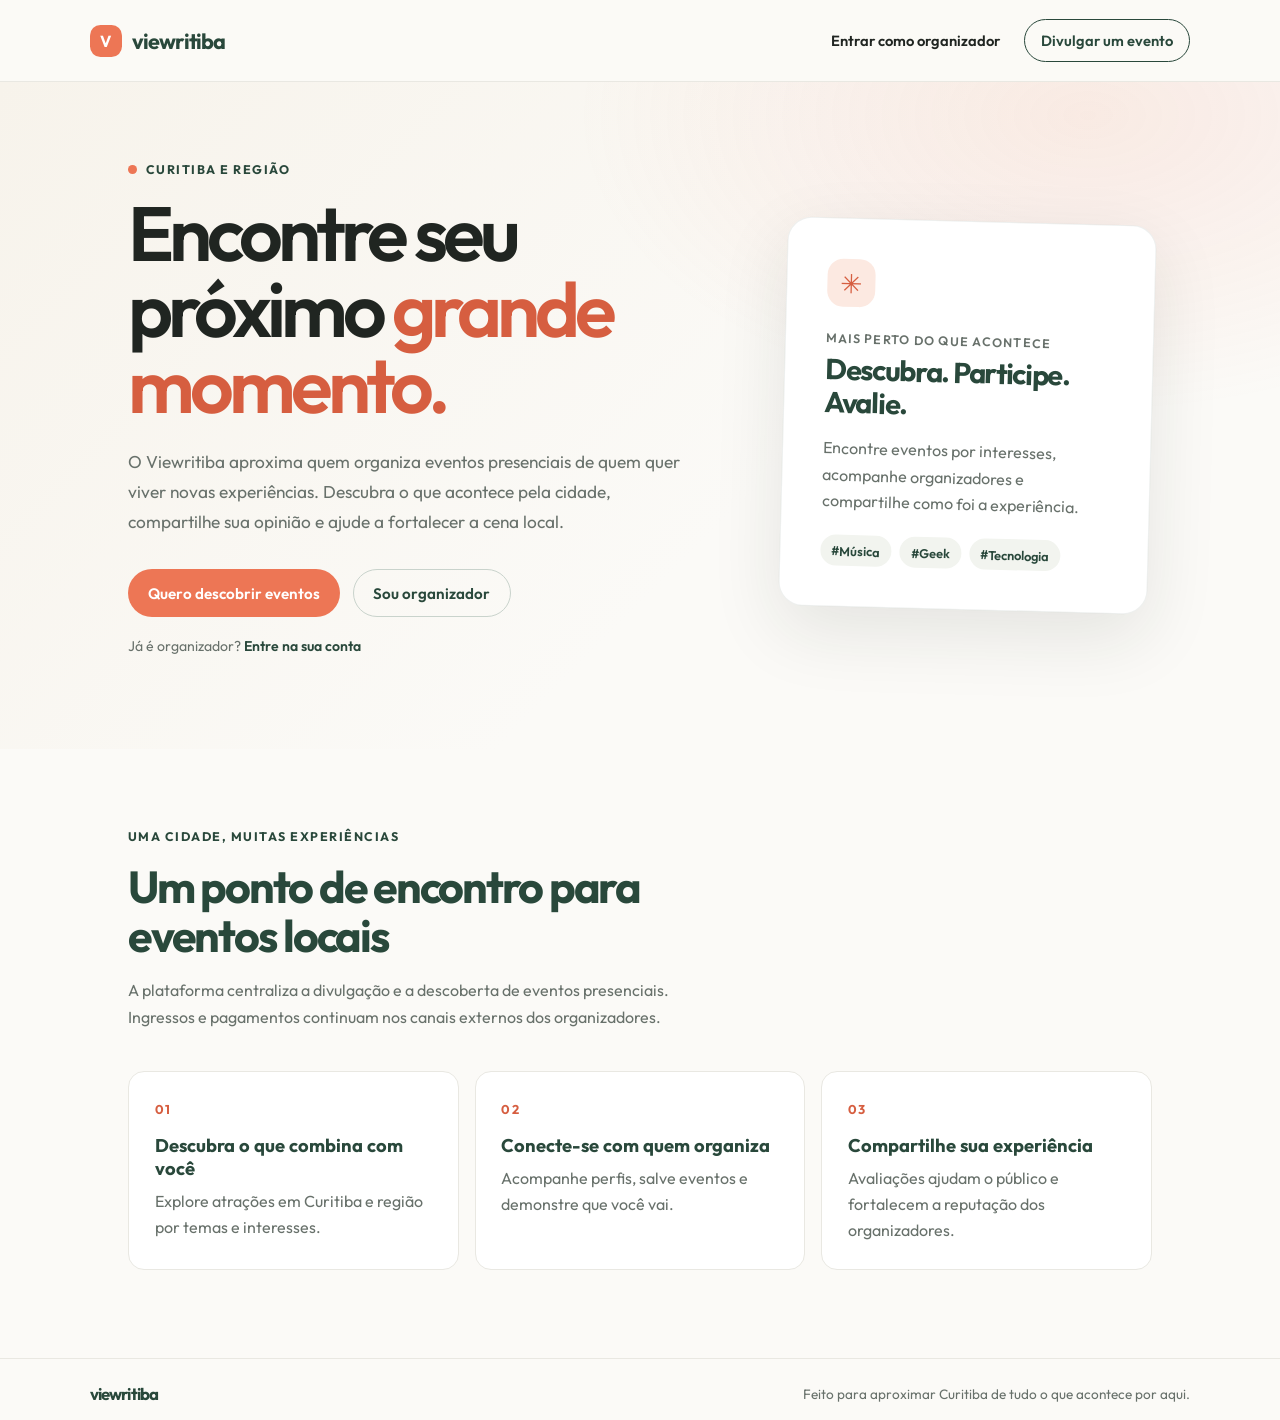
<file: index.html>
<!DOCTYPE html>
<html lang="pt-BR">

<head>
    <meta charset="UTF-8">
    <meta name="viewport" content="width=device-width, initial-scale=1.0">
    <meta http-equiv="refresh" content="0; url=crud_organizador/home/MainMenu.html?v=2">
    <title>Viewritiba</title>
</head>

<body>
    <p>Redirecionando para o <a href="crud_organizador/home/MainMenu.html?v=2">Viewritiba</a>...</p>
</body>

</html>
</file>
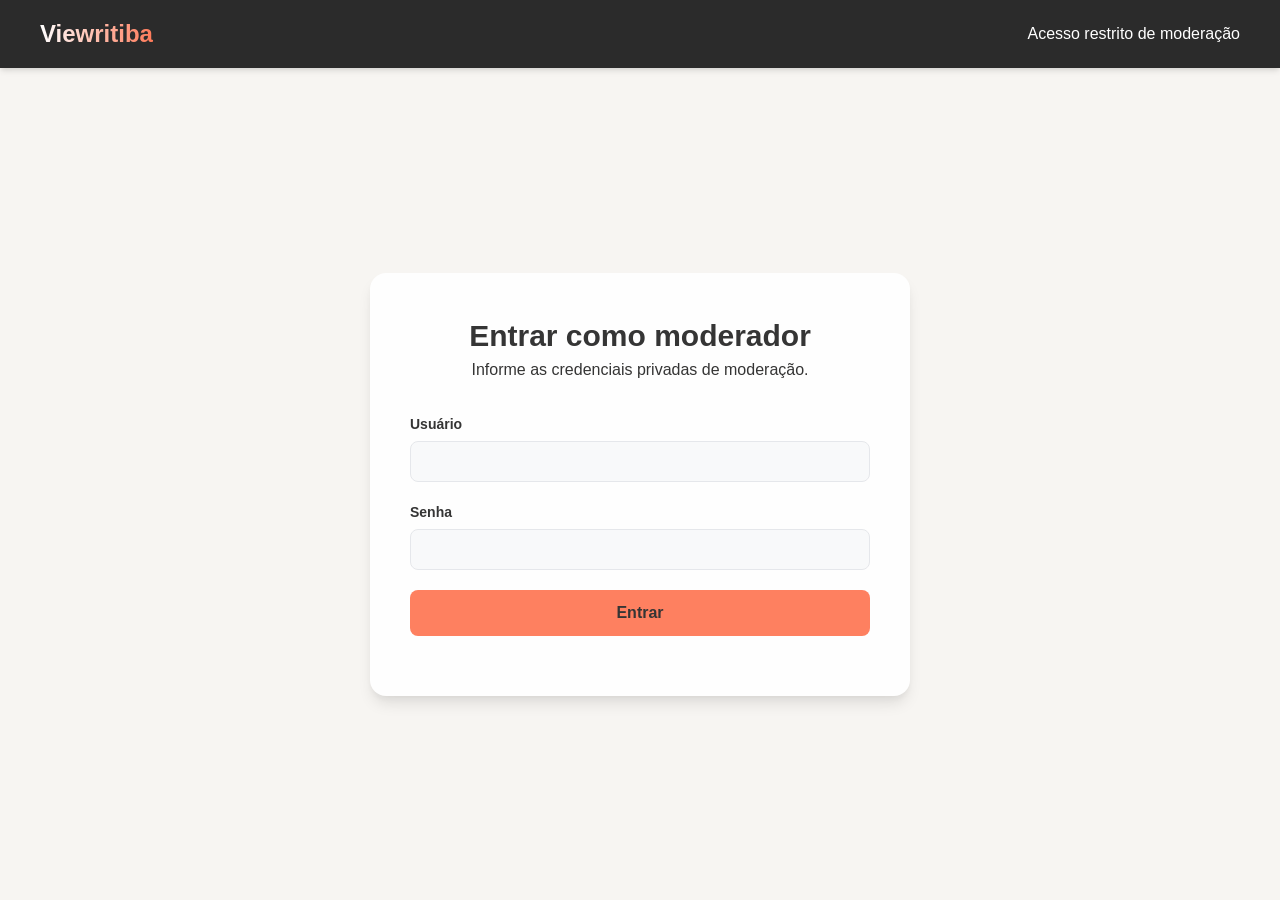
<file: crud_admin/login.html>
<!DOCTYPE html>
<html lang="pt-BR">
<head>
    <meta charset="UTF-8">
    <meta name="viewport" content="width=device-width, initial-scale=1.0">
    <title>Acesso do moderador | Viewritiba</title>
    <link rel="stylesheet" href="../css/style.css">
</head>
<body>
    <header class="page-header">
        <div class="header-content">
            <h1>Viewritiba</h1>
            <p>Acesso restrito de moderação</p>
        </div>
    </header>
    <main class="page-main">
        <section class="form-container">
            <div class="form-header">
                <h2>Entrar como moderador</h2>
                <p>Informe as credenciais privadas de moderação.</p>
            </div>
            <form id="formLoginModerador" class="modern-form">
                <div class="input-group">
                    <label for="usuario">Usuário</label>
                    <input type="text" id="usuario" name="usuario" autocomplete="username" required>
                </div>
                <div class="input-group">
                    <label for="senha">Senha</label>
                    <input type="password" id="senha" name="senha" autocomplete="current-password" required>
                </div>
                <button type="submit" class="btn-primary">Entrar</button>
                <p id="mensagem" class="admin-message" role="status" aria-live="polite"></p>
            </form>
        </section>
    </main>
    <script src="js/moderador_login.js?v=1" defer></script>
</body>
</html>
</file>
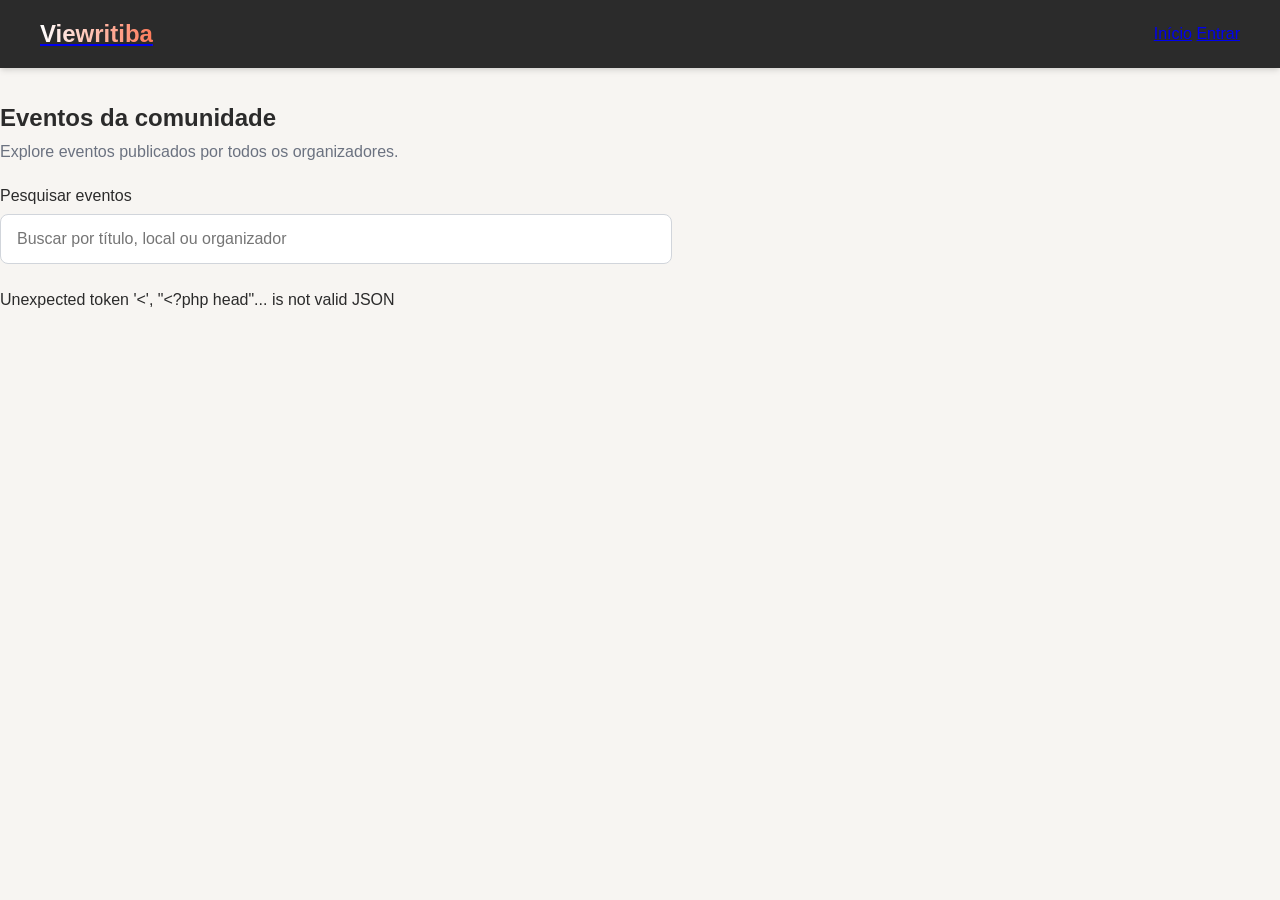
<file: crud_evento/home/catalogo.html>
<!DOCTYPE html>
<html lang="pt-BR">
<head>
    <meta charset="UTF-8">
    <meta name="viewport" content="width=device-width, initial-scale=1.0">
    <title>Eventos | Viewritiba</title>
    <link rel="stylesheet" href="../../css/style.css">
    <link rel="stylesheet" href="catalogo.css">
</head>
<body>
    <header class="page-header">
        <div class="header-content">
            <a href="../../crud_organizador/home/MainMenu.html" class="brand-link">
                <h1>Viewritiba</h1>
            </a>
            <nav class="header-nav" aria-label="Navegação principal">
                <a href="../../crud_organizador/home/MainMenu.html" class="nav-link">Início</a>
                <a href="../../crud_participante/login/login.html" class="nav-link">Entrar</a>
            </nav>
        </div>
    </header>
    <main class="container catalog-main">
        <section class="catalog-heading">
            <h2>Eventos da comunidade</h2>
            <p>Explore eventos publicados por todos os organizadores.</p>
            <div class="catalog-search">
                <label for="pesquisa-eventos">Pesquisar eventos</label>
                <input type="search" id="pesquisa-eventos" placeholder="Buscar por título, local ou organizador">
            </div>
        </section>
        <p id="mensagem-catalogo" role="status" aria-live="polite"></p>
        <section id="lista-eventos" class="public-events" aria-label="Eventos disponíveis"></section>
    </main>
    <script src="../js/catalogo.js" defer></script>
</body>
</html>
</file>
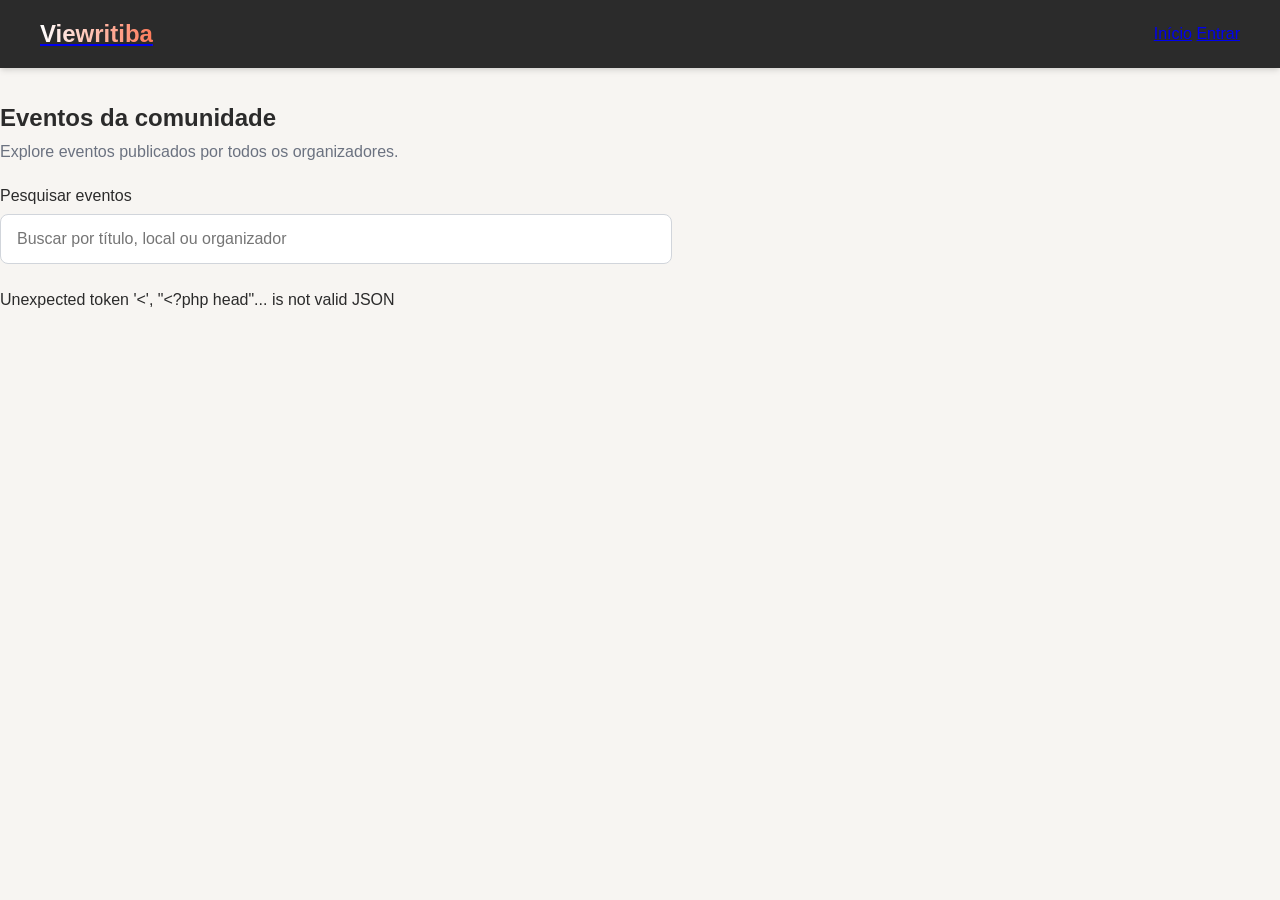
<file: crud_evento/home/eventos.html>
<!DOCTYPE html>
<html lang="pt-BR">
<head>
    <meta charset="UTF-8">
    <meta name="viewport" content="width=device-width, initial-scale=1.0">
    <meta http-equiv="refresh" content="0; url=catalogo.html">
    <title>Eventos | Viewritiba</title>
</head>
<body>
    <p>Redirecionando para o <a href="catalogo.html">catálogo público de eventos</a>...</p>
</body>
</html>
</file>
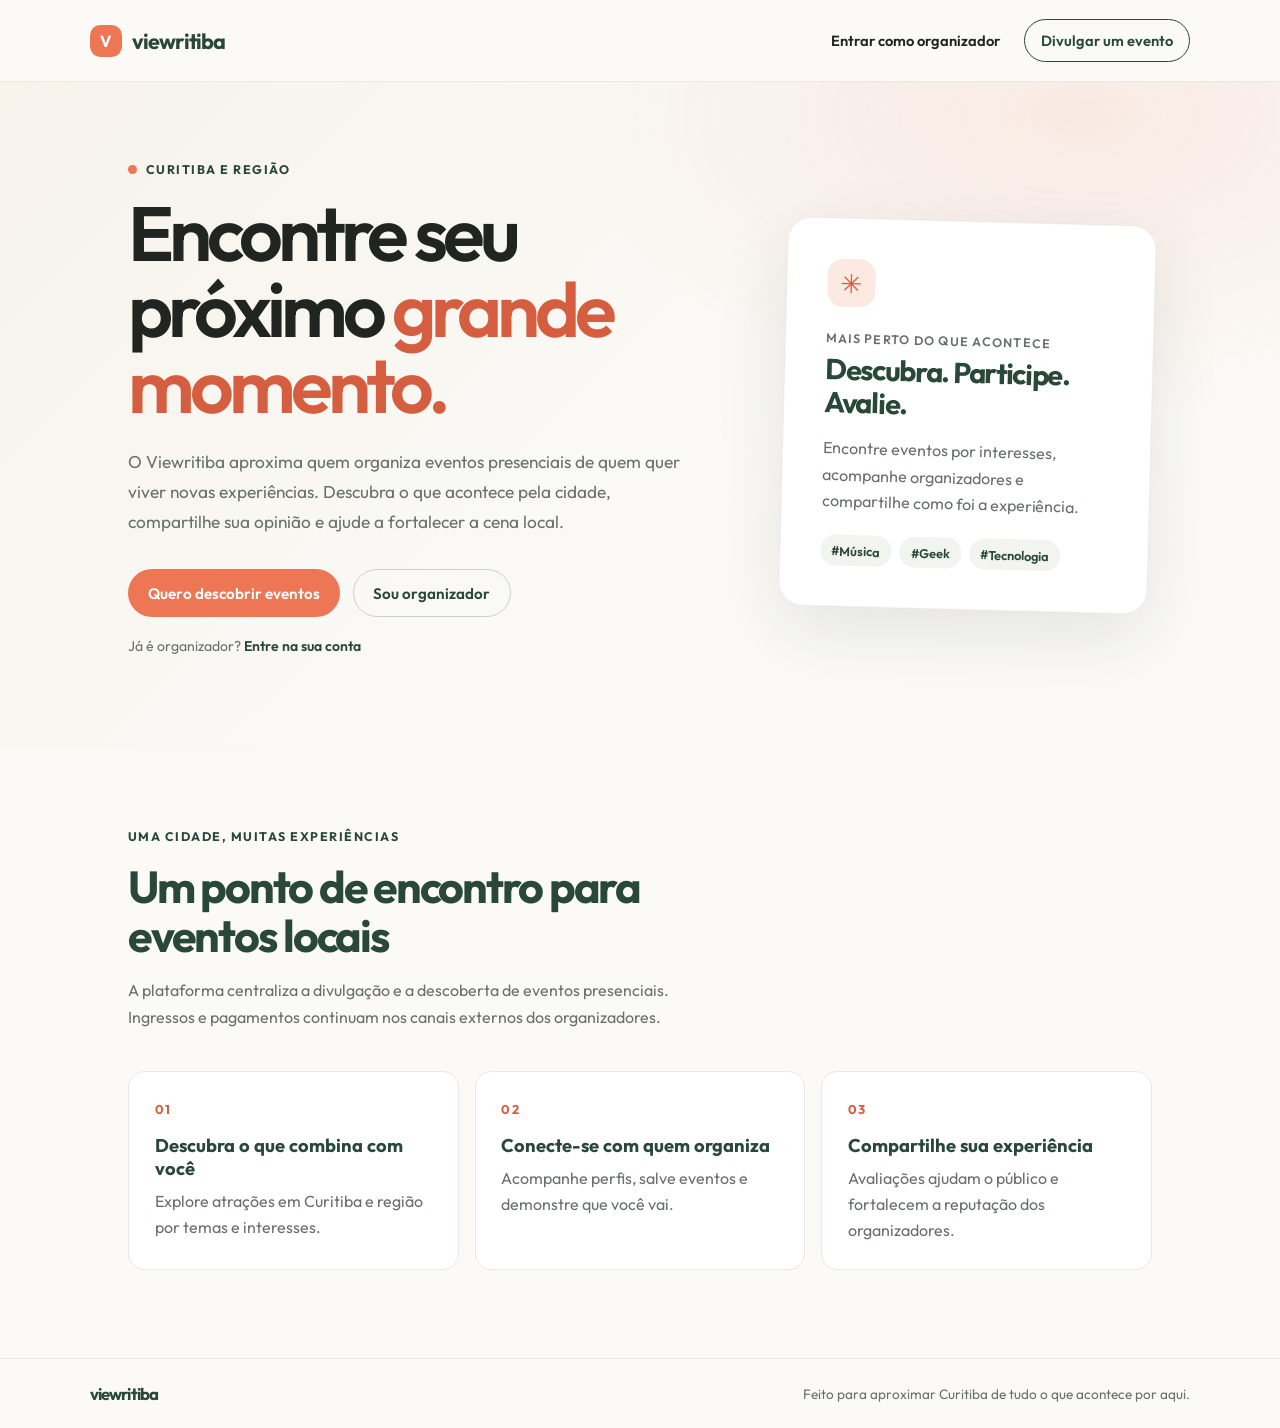
<file: crud_organizador/home/MainMenu.html>
<!DOCTYPE html>
<html lang="pt-BR">

<head>
    <meta charset="UTF-8">
    <meta name="viewport" content="width=device-width, initial-scale=1.0">
    <meta name="description"
        content="Descubra e divulgue eventos presenciais em Curitiba e região com o Viewritiba.">
    <title>Viewritiba | Eventos que conectam Curitiba</title>
    <link rel="preconnect" href="https://fonts.googleapis.com">
    <link rel="preconnect" href="https://fonts.gstatic.com" crossorigin>
    <link href="https://fonts.googleapis.com/css2?family=Outfit:wght@300;400;500;600;700&display=swap" rel="stylesheet">
    <link rel="stylesheet" href="MainMenu.css?v=2">
</head>

<body>
    <header class="site-header">
        <a class="brand" href="MainMenu.html?v=2" aria-label="Viewritiba - início">
            <span class="brand-mark" aria-hidden="true">V</span>
            <span>viewritiba</span>
        </a>
        <nav class="header-actions" aria-label="Acesso à conta">
            <a class="nav-login" href="../login/Login.html">Entrar como organizador</a>
            <a class="nav-cta" href="organizador_novo.html">Divulgar um evento</a>
        </nav>
    </header>

    <main>
        <section class="hero">
            <div class="hero-copy">
                <p class="eyebrow"><span></span> Curitiba e região</p>
                <h1>Encontre seu próximo <span>grande momento.</span></h1>
                <p class="hero-description">
                    O Viewritiba aproxima quem organiza eventos presenciais de quem quer viver
                    novas experiências. Descubra o que acontece pela cidade, compartilhe sua
                    opinião e ajude a fortalecer a cena local.
                </p>
                <div class="hero-actions">
                    <a class="button button-primary" href="../../crud_participante/home/participante_novo.html">
                        Quero descobrir eventos
                    </a>
                    <a class="button button-outline" href="organizador_novo.html">
                        Sou organizador
                    </a>
                </div>
                <p class="login-note">
                    Já é organizador?
                    <a href="../login/Login.html">Entre na sua conta</a>
                </p>
            </div>

            <aside class="hero-card" aria-label="Sobre o Viewritiba">
                <div class="card-icon" aria-hidden="true">✳</div>
                <p class="card-kicker">Mais perto do que acontece</p>
                <h2>Descubra. Participe. Avalie.</h2>
                <p>
                    Encontre eventos por interesses, acompanhe organizadores e compartilhe
                    como foi a experiência.
                </p>
                <div class="card-tags" aria-label="Exemplos de categorias">
                    <span>#Música</span>
                    <span>#Geek</span>
                    <span>#Tecnologia</span>
                </div>
            </aside>
        </section>

        <section class="how-it-works" aria-labelledby="how-title">
            <div class="section-heading">
                <p class="eyebrow">Uma cidade, muitas experiências</p>
                <h2 id="how-title">Um ponto de encontro para eventos locais</h2>
                <p>
                    A plataforma centraliza a divulgação e a descoberta de eventos presenciais.
                    Ingressos e pagamentos continuam nos canais externos dos organizadores.
                </p>
            </div>
            <div class="feature-grid">
                <article class="feature-card">
                    <span class="feature-number">01</span>
                    <h3>Descubra o que combina com você</h3>
                    <p>Explore atrações em Curitiba e região por temas e interesses.</p>
                </article>
                <article class="feature-card">
                    <span class="feature-number">02</span>
                    <h3>Conecte-se com quem organiza</h3>
                    <p>Acompanhe perfis, salve eventos e demonstre que você vai.</p>
                </article>
                <article class="feature-card">
                    <span class="feature-number">03</span>
                    <h3>Compartilhe sua experiência</h3>
                    <p>Avaliações ajudam o público e fortalecem a reputação dos organizadores.</p>
                </article>
            </div>
        </section>
    </main>

    <footer class="site-footer">
        <a class="brand" href="MainMenu.html?v=2">viewritiba</a>
        <p>Feito para aproximar Curitiba de tudo o que acontece por aqui.</p>
    </footer>
</body>

</html>
</file>
<file: css/style.css>
/* ==========================================================================
   Variáveis e Paleta de Cores (Viewritiba)
   ========================================================================== */
:root {
    /* O :root é como uma "caixa de variáveis" global. 
       Aqui guardamos as cores para não precisar repetir o código Hex várias vezes. 
       Se quiser mudar o tom de Coral, basta mudar aqui e o site todo atualiza! */
    --bg-fundo: #F7F5F2;
    --bg-header: #2B2B2B;
    --bg-form: #FFFFFF;
    --cor-texto: #2B2B2B;
    --cor-texto-mutado: #6B7280;
    /* Uma cor mais clara para textos secundários */
    --cor-destaque: #FF7A59;
    --cor-destaque-hover: #E86A4C;
    /* Cor mais escura para quando o mouse passar no botão */

    /* Variáveis de sombra (box-shadow) para dar profundidade aos elementos */
    --shadow-sm: 0 1px 2px 0 rgba(0, 0, 0, 0.05);
    --shadow-md: 0 4px 6px -1px rgba(0, 0, 0, 0.1), 0 2px 4px -1px rgba(0, 0, 0, 0.06);
    --shadow-lg: 0 10px 15px -3px rgba(0, 0, 0, 0.1), 0 4px 6px -2px rgba(0, 0, 0, 0.05);
    --shadow-focus: 0 0 0 4px rgba(255, 122, 89, 0.2);
    /* Sombra que brilha no foco do input */

    /* Variáveis para bordas arredondadas (border-radius) */
    --radius-md: 8px;
    --radius-lg: 16px;

    /* Fonte primária. Se a 'Outfit' falhar, ele tenta usar as próximas da lista */
    --font-sans: 'Outfit', -apple-system, BlinkMacSystemFont, "Segoe UI", Roboto, Helvetica, Arial, sans-serif;
}

/* ==========================================================================
   Reset e Base
   ========================================================================== */
* {
    /* Remove as margens que os navegadores colocam por padrão */
    margin: 0;
    padding: 0;
    /* Faz com que a largura/altura inclua bordas e paddings (evita que a tela quebre) */
    box-sizing: border-box;
}

body {
    background-color: var(--bg-fundo);
    color: var(--cor-texto);
    font-family: var(--font-sans);
    line-height: 1.5;
    /* Espaçamento mais agradável entre as linhas */
    -webkit-font-smoothing: antialiased;
    /* Deixa as fontes mais nítidas no Mac/iOS */
    min-height: 100vh;
    /* Garante que o body ocupe pelo menos 100% da altura da tela */
    display: flex;
    flex-direction: column;
    /* Faz o layout empilhar o header e o main de cima para baixo */
}

/* ==========================================================================
   Cabeçalho (Header)
   ========================================================================== */
.page-header {
    background-color: var(--bg-header);
    color: #FFFFFF;
    padding: 1rem 2rem;
    box-shadow: var(--shadow-md);
    position: sticky;
    /* Faz o cabeçalho grudar no topo da tela quando você rola a página */
    top: 0;
    z-index: 10;
    /* Garante que o cabeçalho fique por cima dos outros elementos */
}

.header-content {
    max-width: 1200px;
    margin: 0 auto;
    /* Centraliza o conteúdo dentro do cabeçalho */
    display: flex;
    /* Transforma em Flexbox */
    align-items: center;
    /* Alinha os itens no centro verticalmente */
    justify-content: space-between;
    /* Joga um item para a esquerda e o outro para a direita */
}

.page-header h1 {
    font-size: 1.5rem;
    font-weight: 700;

    background: linear-gradient(to right, #FFFFFF, #FF7A59);

    -webkit-background-clip: text;
    background-clip: text;

    -webkit-text-fill-color: transparent;
}

/* ==========================================================================
   Conteúdo Principal e Layout
   ========================================================================== */
.page-main {
    flex: 1;
    /* Faz o 'main' crescer e ocupar todo o espaço restante da tela (empurrando o rodapé se tivesse um) */
    display: flex;
    justify-content: center;
    /* Centraliza a caixa do formulário horizontalmente */
    align-items: center;
    /* Centraliza a caixa do formulário verticalmente */
    padding: 2rem 1rem;

    /* Aqui criei aquela textura de fundo (pontilhada) usando gradientes radiais minúsculos. É puramente estética! */
    background-image: radial-gradient(var(--bg-header) 0.5px, transparent 0.5px), radial-gradient(var(--bg-header) 0.5px, var(--bg-fundo) 0.5px);
    background-size: 20px 20px;
    background-position: 0 0, 10px 10px;
    background-color: var(--bg-fundo);
    opacity: 0.95;
}

/* ==========================================================================
   Caixa do Formulário
   ========================================================================== */
.form-container {
    background-color: var(--bg-form);
    width: 100%;
    max-width: 540px;
    /* Impede que o formulário fique gigante em telas grandes */
    border-radius: var(--radius-lg);
    box-shadow: var(--shadow-lg);
    /* Aplica aquela sombra elegante da variável */
    padding: 2.5rem;

    /* Aplica a animação 'slideUpFade' que definimos lá no final do arquivo */
    animation: slideUpFade 0.6s cubic-bezier(0.16, 1, 0.3, 1) forwards;
}

.form-header {
    text-align: center;
    margin-bottom: 2rem;
    /* Espaço entre o título e os inputs */
}

.form-header h2 {
    font-size: 1.875rem;
    color: var(--cor-texto);
}

/* ==========================================================================
   Inputs e Grupos
   ========================================================================== */
.modern-form {
    display: flex;
    flex-direction: column;
    gap: 1.25rem;
    /* O 'gap' é a melhor forma moderna de substituir os velhos <br>! Ele cria espaçamento automático entre os elementos do formulário. */
}

/* Essa classe é usada para colocar "Senha" e "Confirmar Senha" lado a lado */
.input-row {
    display: grid;
    /* O CSS Grid é perfeito para dividir a tela em colunas */
    grid-template-columns: 1fr 1fr;
    /* Cria duas colunas de tamanho igual (1 fração de espaço cada) */
    gap: 1rem;
}

.input-group {
    display: flex;
    flex-direction: column;
    /* Empilha o label em cima do input */
    gap: 0.375rem;
}

.input-group label {
    font-size: 0.875rem;
    font-weight: 600;
}

.input-group input {
    width: 100%;
    padding: 0.75rem 1rem;
    border: 1.5px solid #E5E7EB;
    border-radius: var(--radius-md);
    background-color: #F9FAFB;
    /* Fundo cinza bem clarinho no input */
    transition: all 0.2s ease-in-out;
    /* Faz as mudanças de cor serem suaves (animadas) */
}

/* .input-group input:focus é o estilo aplicado quando você clica dentro da caixa para digitar */
.input-group input:focus {
    outline: none;
    /* Tira a borda azul feia padrão do navegador */
    background-color: var(--bg-form);
    border-color: var(--cor-destaque);
    /* A borda fica Coral! */
    box-shadow: var(--shadow-focus);
    /* Adiciona o brilho Coral */
}

/* ==========================================================================
   Botão Primário
   ========================================================================== */
.btn-primary {
    display: flex;
    align-items: center;
    justify-content: center;
    gap: 0.5rem;
    /* Espaço entre o texto e o ícone (SVG) */
    width: 100%;
    padding: 0.875rem 1.5rem;
    background-color: var(--cor-destaque);
    color: var(--cor-texto);
    border: none;
    border-radius: var(--radius-md);
    font-size: 1rem;
    font-weight: 700;
    cursor: pointer;
    transition: all 0.3s cubic-bezier(0.4, 0, 0.2, 1);
}

/* Micro-animação de Hover no Botão (quando passa o mouse) */
.btn-primary:hover {
    background-color: var(--cor-destaque-hover);
    transform: translateY(-2px);
    /* Faz o botão subir/levitar 2 pixels! */
    box-shadow: var(--shadow-md), 0 4px 12px rgba(255, 122, 89, 0.3);
    /* Sombra projetada */
}

/* Efeito ao clicar */
.btn-primary:active {
    transform: translateY(0);
    /* Volta pro chão ao clicar */
}

/* ==========================================================================
   Links Secundários
   ========================================================================== */
.form-footer {
    text-align: center;
    margin-top: 1.5rem;
}

.cancel-link {
    color: var(--cor-texto-mutado);
    text-decoration: none;
    /* Tira o sublinhado do link */
    font-size: 0.875rem;
}

.cancel-link:hover {
    color: var(--cor-texto);
    /* Fica mais escuro ao passar o mouse */
    text-decoration: underline;
}

/* ==========================================================================
   Animações Keyframes
   ========================================================================== */
/* Uma animação personalizada chamada 'slideUpFade'. 
   No 0% (início), ela é invisível (opacity 0) e está 20px pra baixo.
   No 100% (fim), ela está totalmente visível e na posição original (translateY 0). */
@keyframes slideUpFade {
    0% {
        opacity: 0;
        transform: translateY(20px);
    }

    100% {
        opacity: 1;
        transform: translateY(0);
    }
}

/* ==========================================================================
   Responsividade (Para Celulares)
   ========================================================================== */
/* Essa regra só é ativada em telas menores que 640px de largura */
@media (max-width: 640px) {
    .input-row {
        grid-template-columns: 1fr;
        /* Muda as senhas lado a lado para ficarem uma embaixo da outra */
    }

    .form-container {
        padding: 1.5rem;
        /* Diminui as margens internas da caixa para caber na tela do celular */
    }
}

/* Botão Buscar */
#buscar {
    display: inline-flex;
    align-items: center;
    justify-content: center;

    min-width: 110px;
    height: 48px;

    padding: 0 1.25rem;

    background-color: #2B2B2B;
    color: #FFFFFF;

    border: none;
    border-radius: 8px;

    font-size: 1rem;
    font-weight: 700;

    cursor: pointer;

    margin-left: 0.5rem;
}

#buscar:hover {
    background-color: #FF7A59;
}
</file>
<file: crud_evento/home/catalogo.css>
.catalog-main {
    padding-top: 2rem;
    padding-bottom: 3rem;
}

.catalog-heading {
    margin-bottom: 1.5rem;
}

.catalog-heading > p {
    margin-top: 0.25rem;
    color: var(--cor-texto-mutado);
}

.catalog-search {
    display: grid;
    max-width: 42rem;
    gap: 0.4rem;
    margin-top: 1.25rem;
}

.catalog-search input {
    width: 100%;
    padding: 0.75rem 1rem;
    border: 1px solid #d1d5db;
    border-radius: var(--radius-md);
    font: inherit;
}

.public-events {
    display: grid;
    grid-template-columns: repeat(auto-fit, minmax(min(100%, 18rem), 1fr));
    gap: 1rem;
}

.public-event-card {
    display: flex;
    flex-direction: column;
    gap: 0.65rem;
    padding: 1.25rem;
    border-radius: var(--radius-lg);
    background: var(--bg-form);
    box-shadow: var(--shadow-md);
}

.public-event-card p {
    color: var(--cor-texto-mutado);
    overflow-wrap: anywhere;
}

.public-event-card .event-description {
    color: var(--cor-texto);
    white-space: pre-wrap;
}

.public-event-card a {
    align-self: flex-start;
    margin-top: auto;
}
</file>
<file: crud_organizador/home/MainMenu.css>
:root {
    color-scheme: light;
    --ink: #202521;
    --muted: #68716b;
    --accent: #ed7655;
    --accent-dark: #d65e40;
    --paper: #fbfaf7;
    --line: #e9e8e2;
    --green: #29483b;
}

* {
    box-sizing: border-box;
}

body {
    min-width: 320px;
    margin: 0;
    background: var(--paper);
    color: var(--ink);
    font-family: 'Outfit', sans-serif;
    -webkit-font-smoothing: antialiased;
}

a {
    color: inherit;
}

.site-header {
    min-height: 82px;
    padding: 0 clamp(1.25rem, 7vw, 7rem);
    display: flex;
    align-items: center;
    justify-content: space-between;
    gap: 1.5rem;
    border-bottom: 1px solid var(--line);
    background: rgba(251, 250, 247, 0.94);
}

.brand {
    display: inline-flex;
    align-items: center;
    gap: 0.65rem;
    color: var(--green);
    font-size: 1.35rem;
    font-weight: 700;
    letter-spacing: -0.05em;
    text-decoration: none;
}

.brand-mark {
    width: 2rem;
    height: 2rem;
    display: grid;
    place-items: center;
    border-radius: 0.65rem;
    background: var(--accent);
    color: #fff;
    font-size: 1rem;
    letter-spacing: 0;
}

.header-actions {
    display: flex;
    align-items: center;
    gap: 1.5rem;
    font-size: 0.92rem;
    font-weight: 600;
}

.nav-login {
    text-decoration: none;
}

.nav-login:hover,
.login-note a:hover {
    color: var(--accent-dark);
}

.nav-cta {
    padding: 0.7rem 1rem;
    border: 1px solid var(--green);
    border-radius: 999px;
    color: var(--green);
    text-decoration: none;
    transition: background 160ms ease, color 160ms ease;
}

.nav-cta:hover {
    background: var(--green);
    color: #fff;
}

.hero {
    position: relative;
    overflow: hidden;
    display: grid;
    grid-template-columns: minmax(0, 1.2fr) minmax(280px, 0.8fr);
    align-items: center;
    gap: clamp(2rem, 8vw, 8rem);
    min-height: 560px;
    padding: 5rem clamp(1.25rem, 10vw, 10rem);
    background:
        radial-gradient(ellipse at 85% 5%, rgba(237, 118, 85, 0.12), transparent 32rem),
        linear-gradient(135deg, #f7f3eb, #fbfaf7 60%);
}

.hero-copy {
    max-width: 680px;
}

.eyebrow {
    display: flex;
    align-items: center;
    gap: 0.55rem;
    margin: 0 0 1.1rem;
    color: var(--green);
    font-size: 0.78rem;
    font-weight: 700;
    letter-spacing: 0.12em;
    text-transform: uppercase;
}

.eyebrow span {
    width: 0.55rem;
    height: 0.55rem;
    border-radius: 50%;
    background: var(--accent);
}

.hero h1 {
    max-width: 650px;
    margin: 0;
    font-size: clamp(3rem, 6vw, 5.6rem);
    font-weight: 600;
    letter-spacing: -0.065em;
    line-height: 0.99;
}

.hero h1 span {
    color: var(--accent-dark);
}

.hero-description {
    max-width: 590px;
    margin: 1.5rem 0 0;
    color: var(--muted);
    font-size: 1.08rem;
    line-height: 1.75;
}

.hero-actions {
    display: flex;
    flex-wrap: wrap;
    gap: 0.8rem;
    margin-top: 2rem;
}

.button {
    min-height: 48px;
    display: inline-flex;
    align-items: center;
    justify-content: center;
    padding: 0.8rem 1.2rem;
    border: 1px solid transparent;
    border-radius: 999px;
    font-size: 0.95rem;
    font-weight: 600;
    text-align: center;
    text-decoration: none;
    transition: transform 160ms ease, background 160ms ease, color 160ms ease;
}

.button:hover {
    transform: translateY(-2px);
}

.button-primary {
    background: var(--accent);
    color: #fff;
}

.button-primary:hover {
    background: var(--accent-dark);
}

.button-outline {
    border-color: #c9d3cc;
    background: transparent;
    color: var(--green);
}

.button-outline:hover {
    background: #edf1ed;
}

.login-note {
    margin-top: 1.25rem;
    color: var(--muted);
    font-size: 0.88rem;
}

.login-note a {
    color: var(--green);
    font-weight: 600;
    text-decoration: none;
}

.login-note span {
    padding: 0 0.3rem;
}

.hero-card {
    max-width: 390px;
    justify-self: end;
    padding: clamp(1.6rem, 4vw, 2.5rem);
    border: 1px solid rgba(41, 72, 59, 0.08);
    border-radius: 1.5rem;
    background: #fff;
    box-shadow: 0 24px 70px rgba(32, 37, 33, 0.1);
    transform: rotate(1.5deg);
}

.card-icon {
    width: 3rem;
    height: 3rem;
    display: grid;
    place-items: center;
    border-radius: 1rem;
    background: #fce9e1;
    color: var(--accent-dark);
    font-size: 1.65rem;
}

.card-kicker {
    margin: 1.5rem 0 0.45rem;
    color: var(--muted);
    font-size: 0.78rem;
    font-weight: 600;
    letter-spacing: 0.1em;
    text-transform: uppercase;
}

.hero-card h2 {
    margin: 0;
    color: var(--green);
    font-size: 1.8rem;
    letter-spacing: -0.045em;
    line-height: 1.15;
}

.hero-card > p:last-of-type {
    color: var(--muted);
    line-height: 1.65;
}

.card-tags {
    display: flex;
    flex-wrap: wrap;
    gap: 0.5rem;
    margin-top: 1.3rem;
}

.card-tags span {
    padding: 0.45rem 0.7rem;
    border-radius: 999px;
    background: #f2f4ef;
    color: var(--green);
    font-size: 0.8rem;
    font-weight: 600;
}

.how-it-works {
    padding: 5rem clamp(1.25rem, 10vw, 10rem) 5.5rem;
}

.section-heading {
    max-width: 650px;
}

.section-heading h2 {
    margin: 0;
    color: var(--green);
    font-size: clamp(2rem, 3.5vw, 3rem);
    letter-spacing: -0.05em;
    line-height: 1.1;
}

.section-heading > p:last-child {
    max-width: 600px;
    color: var(--muted);
    line-height: 1.7;
}

.feature-grid {
    display: grid;
    grid-template-columns: repeat(3, minmax(0, 1fr));
    gap: 1rem;
    margin-top: 2.5rem;
}

.feature-card {
    padding: 1.6rem;
    border: 1px solid var(--line);
    border-radius: 1rem;
    background: #fff;
}

.feature-number {
    color: var(--accent-dark);
    font-size: 0.8rem;
    font-weight: 700;
    letter-spacing: 0.1em;
}

.feature-card h3 {
    margin: 1rem 0 0.5rem;
    color: var(--green);
    font-size: 1.15rem;
}

.feature-card p {
    margin: 0;
    color: var(--muted);
    line-height: 1.65;
}

.site-footer {
    display: flex;
    align-items: center;
    justify-content: space-between;
    gap: 1rem;
    padding: 1.5rem clamp(1.25rem, 7vw, 7rem);
    border-top: 1px solid var(--line);
}

.site-footer .brand {
    font-size: 1.05rem;
}

.site-footer p {
    margin: 0;
    color: var(--muted);
    font-size: 0.85rem;
}

@media (max-width: 800px) {
    .hero {
        grid-template-columns: 1fr;
        gap: 3rem;
        padding-top: 4rem;
        padding-bottom: 4rem;
    }

    .hero-card {
        justify-self: start;
        transform: none;
    }

    .feature-grid {
        grid-template-columns: 1fr;
    }
}

@media (max-width: 520px) {
    .site-header {
        min-height: 72px;
        padding: 0 1rem;
    }

    .header-actions {
        gap: 0.7rem;
        font-size: 0.8rem;
    }

    .nav-cta {
        padding: 0.6rem 0.75rem;
    }

    .hero {
        padding-right: 1.25rem;
        padding-left: 1.25rem;
    }

    .hero-actions {
        align-items: stretch;
        flex-direction: column;
    }

    .site-footer {
        align-items: flex-start;
        flex-direction: column;
    }
}
</file>
